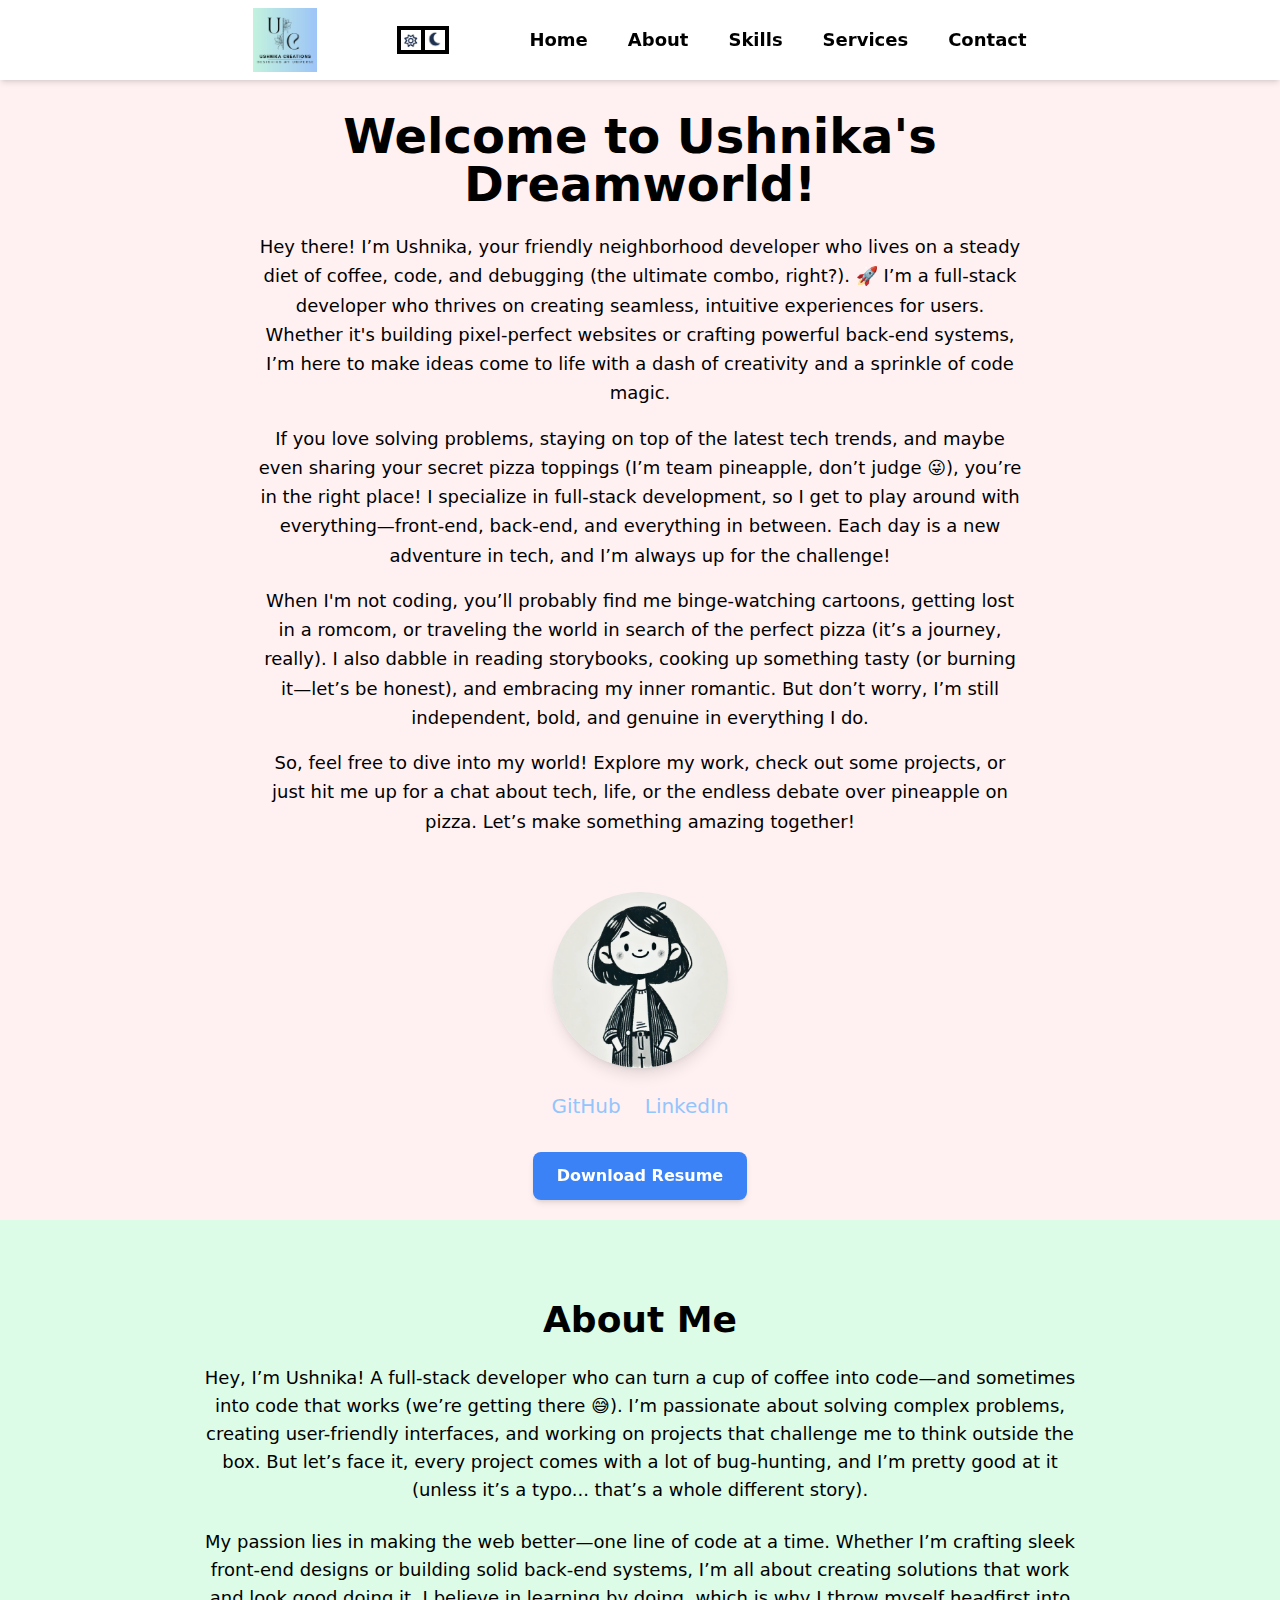
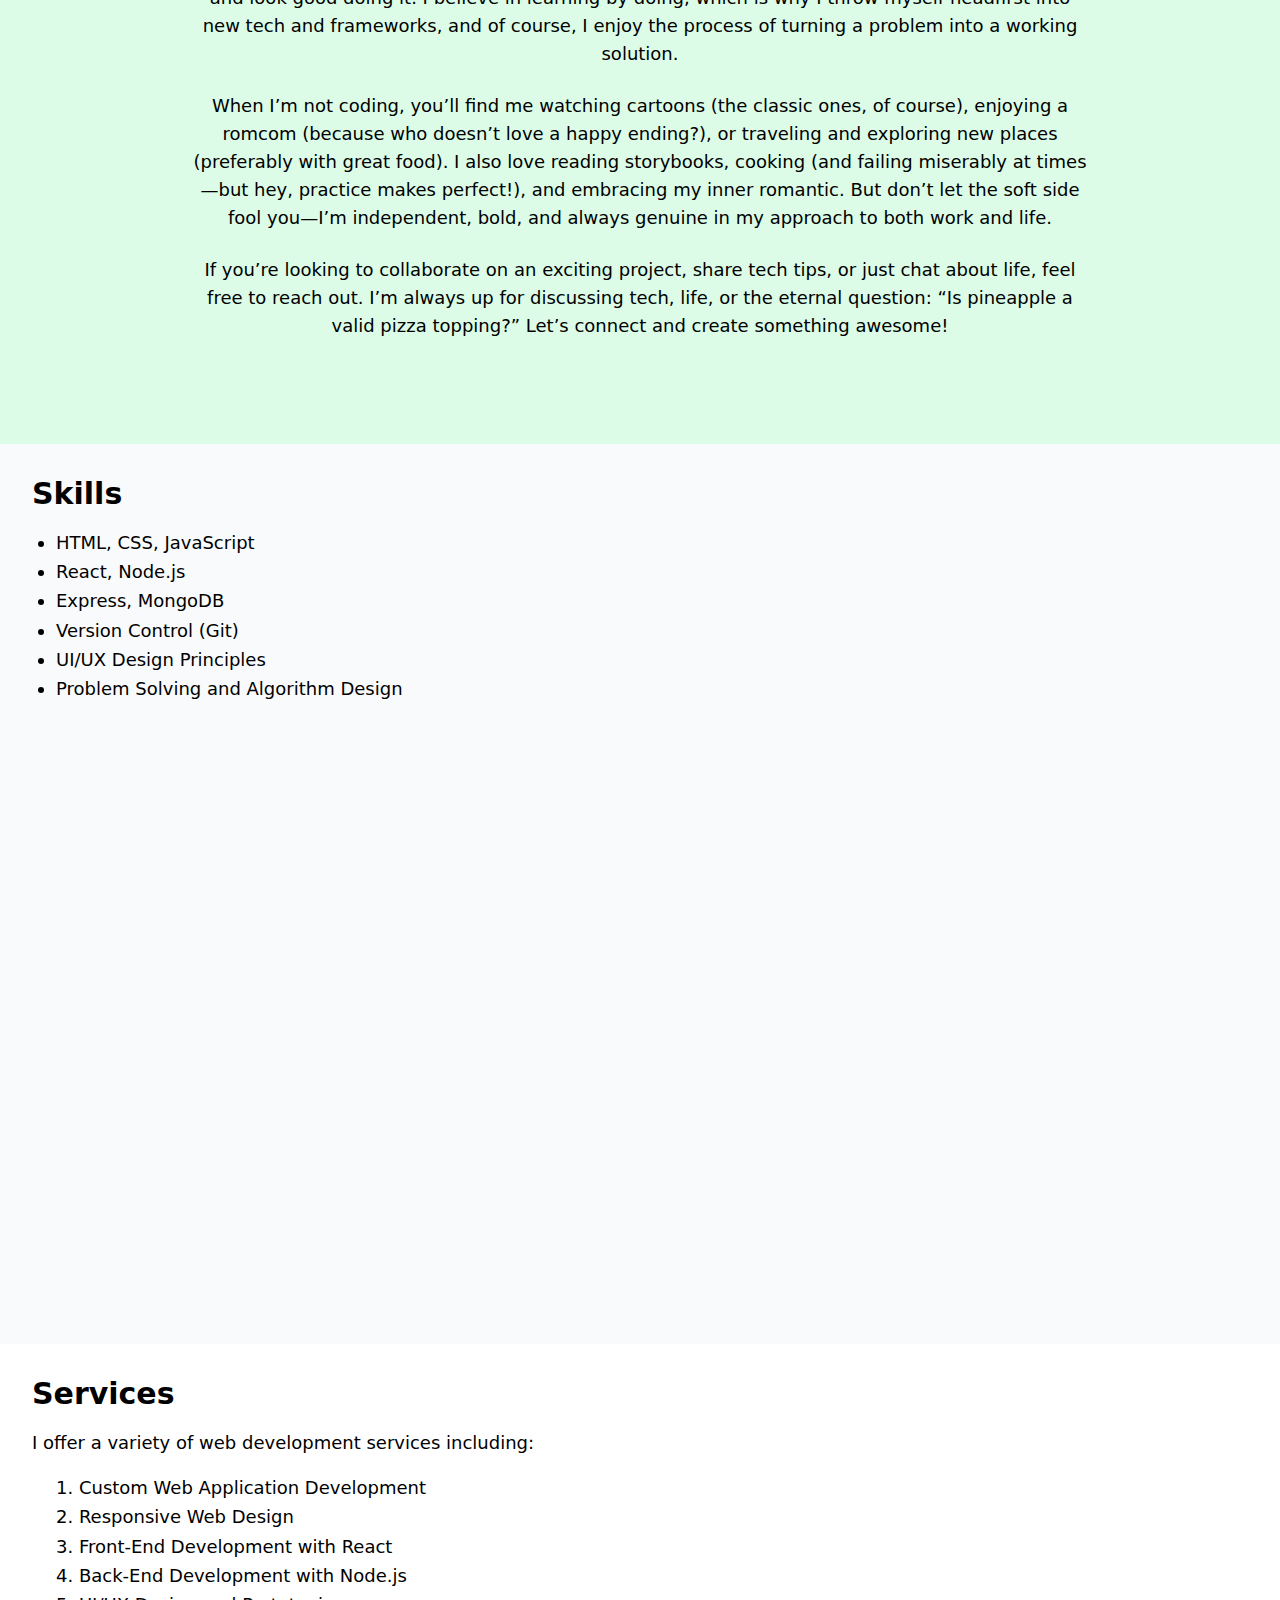
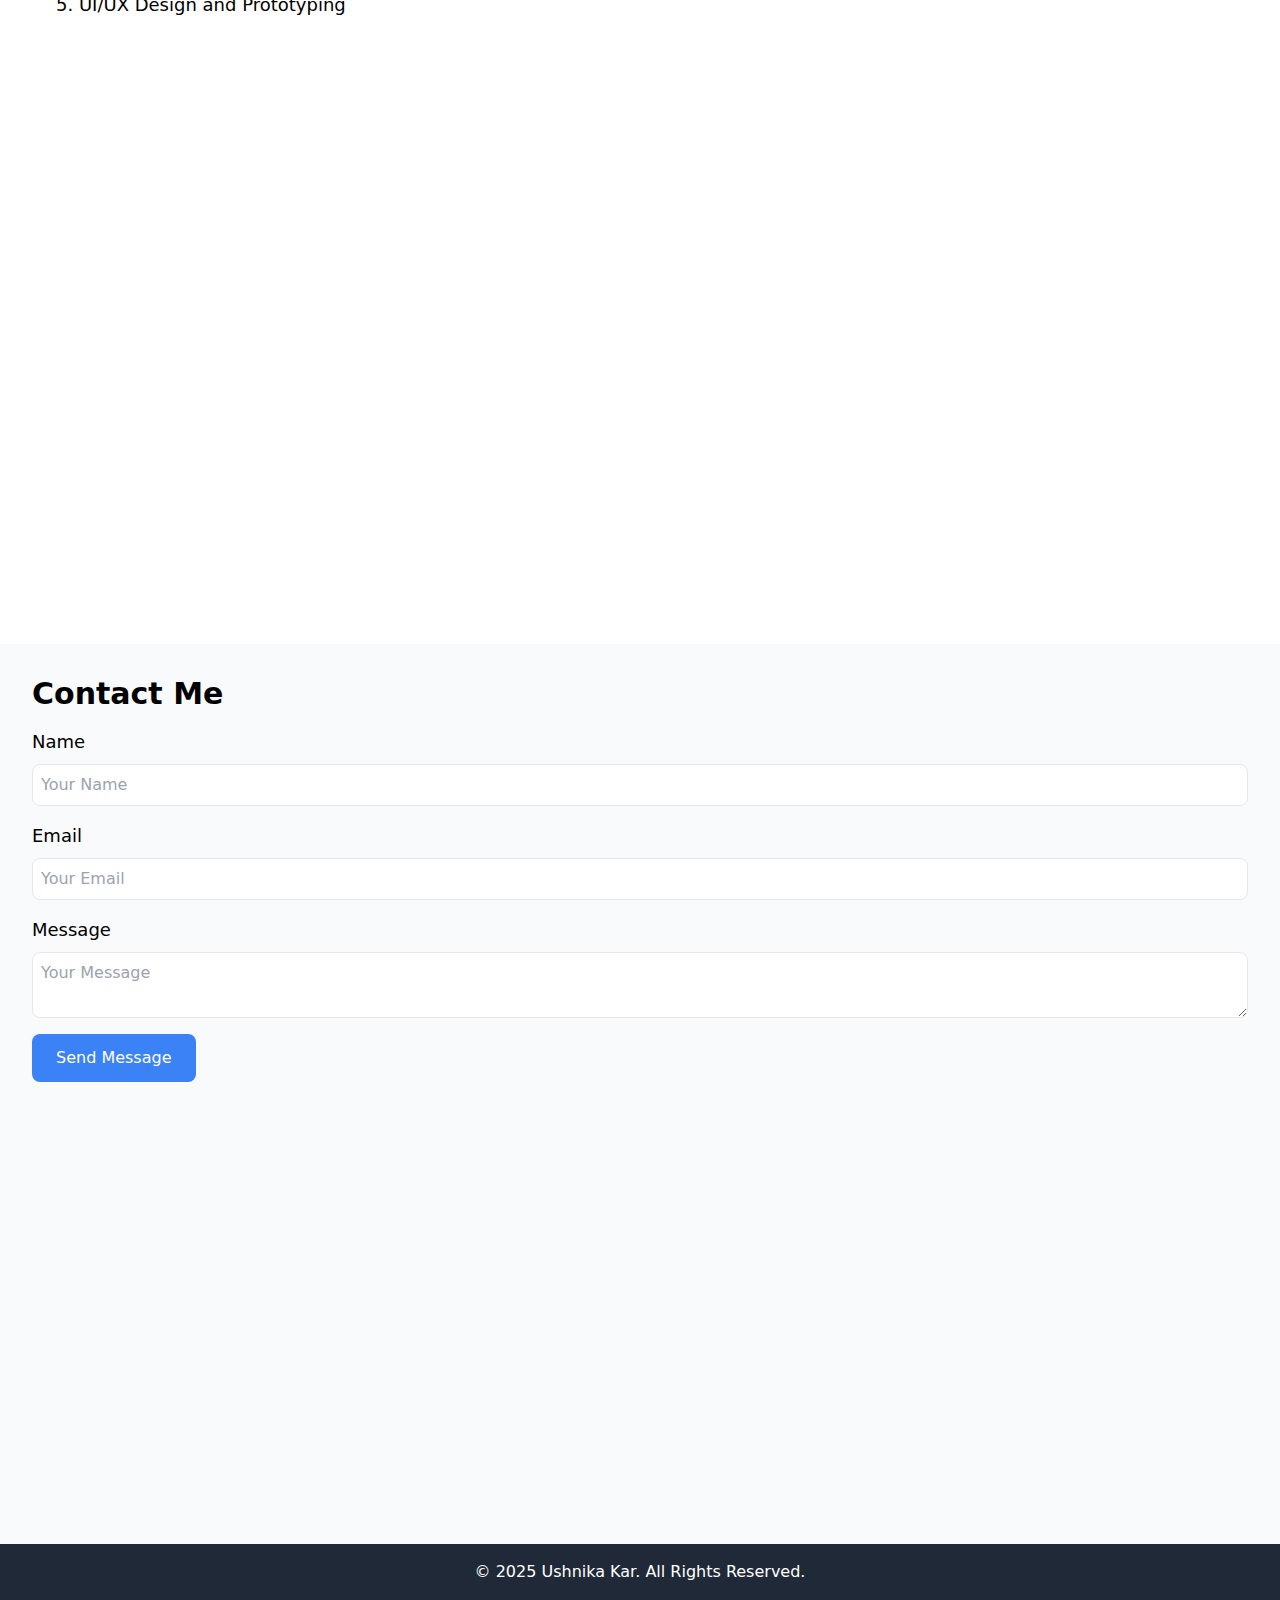
<file: index.html>
<!DOCTYPE html>
<html lang="en">
<head>
    <meta charset="UTF-8">
    <meta name="viewport" content="width=device-width, initial-scale=1.0">
    <meta name="Portfolio" author="Ushnika Kar">
    <title>Exploring Ushnika's Dreamworld</title>
    <link rel="stylesheet" href="output.css">
</head>
<body>
    <header class="bg-white shadow-md p-2 fixed w-full ">
        <nav aria-label="Primary Navigation">
            <div class="container mx-auto flex justify-center items-center">
              <!-- Logo -->
              <div class="logo flex items-center mx-10">
                    <img src="./img/logo.png" alt="personal portfolio logo" class="h-10 w-10 sm:h-14 sm:w-14 md:h-16 md:w-16">

                </div>
                
                <!-- Mode Buttons -->
                <div class="mode flex  items-center sm:mx-10 border-2 border-black">
                    <button aria-label="Enable Day Mode" class="w-6 h-6 hover:scale-110 transition-all duration-300 ease-in-out border-2 border-black">
                        <img src="./img/sun.png" alt="Day Mode" class="w-full h-full">
                    </button>
                    <button aria-label="Enable Night Mode" class="w-6 h-6 hover:scale-110 transition-all duration-300 ease-in-out border-2 border-black">
                        <img src="./img/moon.png" alt="Night Mode" class="w-full h-full">
                    </button>
                </div>
                
                
                <!-- Large Screen Menu (Hidden on small screens) -->
                <div class="hidden sm:flex sm:mx-10">
                    <ul class="flex space-x-6 sm:space-x-10">
                        <li class="menu"><a href="#home" >Home</a></li>
                        <li class="menu"><a href="#about">About</a></li>
                        <li class="menu"><a href="#skills">Skills</a></li>
                        <li class="menu"><a href="#services">Services</a></li>
                        <li class="menu"><a href="#contact">Contact</a></li>
                    </ul>
                </div>
    
                <!-- Hamburger Icon (Visible only on small screens) -->
                <label for="menu-toggle" class="sm:hidden flex items-center p-2 text-black cursor-pointer">
                    <img src="./img/menu-icon.png" alt="Menu" class="h-8 w-8 mx-10" >
                </label>
    
                <!-- Hidden Checkbox -->
                <input type="checkbox" id="menu-toggle" class="hidden peer sm:hidden" />

    
                <!-- Mobile Menu -->
                <div id="mobile-menu" class="hidden peer-checked:flex sm:peer-checked:hidden flex-col items-center absolute top-16 left-0 w-full bg-white shadow-md py-4">

                    <ul class="w-fit ">
                        <li class="menu ">
                            <a href="#home">Home</a>
                        </li>
                        <li class="menu">
                            <a href="#about">About</a>
                        </li>
                        <li class="menu">
                            <a href="#skills">Skills</a>
                        </li>
                        <li class="menu">
                            <a href="#services">Services</a>
                        </li>
                        <li class="menu">
                            <a href="#contact">Contact</a>
                        </li>
                    </ul>
                </div>
            </div>
        </nav>
    </header>
    
    <main>
        <section id="home" class="flex flex-col justify-center items-center min-h-[100dvh] pt-24 pb-5 bg-rose-50">
            <!-- Welcome Message -->
            <div class="text-center m-4 max-w-3xl opacity-100 animate-fadeIn delay-150">
                <h1 class="text-5xl font-bold mb-6 text-shadow-lg animate-slideUp">Welcome to Ushnika's Dreamworld!</h1>
                <p class="text-lg leading-relaxed mb-4 animate-fadeInUp">
                    Hey there! I’m Ushnika, your friendly neighborhood developer who lives on a steady diet of coffee, code, and debugging (the ultimate combo, right?). 🚀 I’m a full-stack developer who thrives on creating seamless, intuitive experiences for users. Whether it's building pixel-perfect websites or crafting powerful back-end systems, I’m here to make ideas come to life with a dash of creativity and a sprinkle of code magic.
                </p>
                <p class="text-lg leading-relaxed mb-4 animate-fadeInUp">
                    If you love solving problems, staying on top of the latest tech trends, and maybe even sharing your secret pizza toppings (I’m team pineapple, don’t judge 😜), you’re in the right place! I specialize in full-stack development, so I get to play around with everything—front-end, back-end, and everything in between. Each day is a new adventure in tech, and I’m always up for the challenge!
                </p>
                <p class="text-lg leading-relaxed mb-4 animate-fadeInUp">
                    When I'm not coding, you’ll probably find me binge-watching cartoons, getting lost in a romcom, or traveling the world in search of the perfect pizza (it’s a journey, really). I also dabble in reading storybooks, cooking up something tasty (or burning it—let’s be honest), and embracing my inner romantic. But don’t worry, I’m still independent, bold, and genuine in everything I do.
                </p>
                <p class="text-lg leading-relaxed mb-4 animate-fadeInUp">
                    So, feel free to dive into my world! Explore my work, check out some projects, or just hit me up for a chat about tech, life, or the endless debate over pineapple on pizza. Let’s make something amazing together!
                </p>
            </div>
            
            <!-- Profile Image -->
            <img src="./img/profile.png" alt="Ushnika's Profile" class="w-44 h-44 rounded-full shadow-lg my-6 animate-zoomIn">
        
            <!-- Social Links -->
            <div class="flex space-x-6 mb-8 animate-fadeInUp delay-300">
                <a href="https://github.com" target="_blank" class="text-xl font-medium text-blue-300 hover:text-blue-500 transition-colors duration-300">GitHub</a>
                <a href="https://linkedin.com" target="_blank" class="text-xl font-medium text-blue-300 hover:text-blue-500 transition-colors duration-300">LinkedIn</a>
            </div>
        
            <!-- Resume Button -->
            <button class="btn bg-blue-600 text-white px-6 py-3 rounded-lg hover:bg-blue-700 transition-all duration-300 ease-in-out transform hover:scale-105">
                Download Resume
            </button>
        </section>
        
        
        
    <!-- About Section -->
    <section id="about" class="bg-green-100 py-20">
        <div class="max-w-4xl mx-auto text-center">
            <h2 class="text-4xl font-bold mb-6 text-shadow-lg animate-fadeIn">About Me</h2>
            <p class="text-lg mb-6 animate-fadeInUp">
                Hey, I’m Ushnika! A full-stack developer who can turn a cup of coffee into code—and sometimes into code that works (we’re getting there 😅). I’m passionate about solving complex problems, creating user-friendly interfaces, and working on projects that challenge me to think outside the box. But let’s face it, every project comes with a lot of bug-hunting, and I’m pretty good at it (unless it’s a typo... that’s a whole different story).
            </p>
            <p class="text-lg mb-6 animate-fadeInUp">
                My passion lies in making the web better—one line of code at a time. Whether I’m crafting sleek front-end designs or building solid back-end systems, I’m all about creating solutions that work and look good doing it. I believe in learning by doing, which is why I throw myself headfirst into new tech and frameworks, and of course, I enjoy the process of turning a problem into a working solution.
            </p>
            <p class="text-lg mb-6 animate-fadeInUp">
                When I’m not coding, you’ll find me watching cartoons (the classic ones, of course), enjoying a romcom (because who doesn’t love a happy ending?), or traveling and exploring new places (preferably with great food). I also love reading storybooks, cooking (and failing miserably at times—but hey, practice makes perfect!), and embracing my inner romantic. But don’t let the soft side fool you—I’m independent, bold, and always genuine in my approach to both work and life.
            </p>
            <p class="text-lg mb-6 animate-fadeInUp">
                If you’re looking to collaborate on an exciting project, share tech tips, or just chat about life, feel free to reach out. I’m always up for discussing tech, life, or the eternal question: “Is pineapple a valid pizza topping?” Let’s connect and create something awesome!
            </p>
        </div>
    </section>
    
    
    

    <!-- Skills Section -->
    <section id="skills" class="min-h-screen bg-gray-50 p-8">
        <h2 class="text-3xl font-semibold mb-4">Skills</h2>
        <ul class="list-disc pl-6 text-lg leading-relaxed">
            <li>HTML, CSS, JavaScript</li>
            <li>React, Node.js</li>
            <li>Express, MongoDB</li>
            <li>Version Control (Git)</li>
            <li>UI/UX Design Principles</li>
            <li>Problem Solving and Algorithm Design</li>
        </ul>
    </section>

    <!-- Services Section -->
    <section id="services" class="min-h-screen bg-white p-8">
        <h2 class="text-3xl font-semibold mb-4">Services</h2>
        <p class="text-lg leading-relaxed mb-4">
            I offer a variety of web development services including:
        </p>
        <ul class="list-inside list-decimal pl-6 text-lg leading-relaxed">
            <li>Custom Web Application Development</li>
            <li>Responsive Web Design</li>
            <li>Front-End Development with React</li>
            <li>Back-End Development with Node.js</li>
            <li>UI/UX Design and Prototyping</li>
        </ul>
    </section>

    <!-- Contact Section -->
    <section id="contact" class="min-h-screen bg-gray-50 p-8">
        <h2 class="text-3xl font-semibold mb-4">Contact Me</h2>
        <form>
            <label for="name" class="block text-lg mb-2">Name</label>
            <input type="text" id="name" class="block mb-4 p-2 w-full border rounded-lg" placeholder="Your Name">
            <label for="email" class="block text-lg mb-2">Email</label>
            <input type="email" id="email" class="block mb-4 p-2 w-full border rounded-lg" placeholder="Your Email">
            <label for="message" class="block text-lg mb-2">Message</label>
            <textarea id="message" class="block mb-4 p-2 w-full border rounded-lg" placeholder="Your Message"></textarea>
            <button type="submit" class="bg-blue-500 text-white px-6 py-3 rounded-lg hover:bg-blue-600 transition">Send Message</button>
        </form>
    </section>
</main>

<!-- Footer -->
<footer class="bg-gray-800 text-white text-center p-4">
    <p>&copy; 2025 Ushnika Kar. All Rights Reserved.</p>
</footer>
</body>
</html>
</file>
<file: output.css>
*, ::before, ::after {
  --tw-border-spacing-x: 0;
  --tw-border-spacing-y: 0;
  --tw-translate-x: 0;
  --tw-translate-y: 0;
  --tw-rotate: 0;
  --tw-skew-x: 0;
  --tw-skew-y: 0;
  --tw-scale-x: 1;
  --tw-scale-y: 1;
  --tw-pan-x:  ;
  --tw-pan-y:  ;
  --tw-pinch-zoom:  ;
  --tw-scroll-snap-strictness: proximity;
  --tw-gradient-from-position:  ;
  --tw-gradient-via-position:  ;
  --tw-gradient-to-position:  ;
  --tw-ordinal:  ;
  --tw-slashed-zero:  ;
  --tw-numeric-figure:  ;
  --tw-numeric-spacing:  ;
  --tw-numeric-fraction:  ;
  --tw-ring-inset:  ;
  --tw-ring-offset-width: 0px;
  --tw-ring-offset-color: #fff;
  --tw-ring-color: rgb(59 130 246 / 0.5);
  --tw-ring-offset-shadow: 0 0 #0000;
  --tw-ring-shadow: 0 0 #0000;
  --tw-shadow: 0 0 #0000;
  --tw-shadow-colored: 0 0 #0000;
  --tw-blur:  ;
  --tw-brightness:  ;
  --tw-contrast:  ;
  --tw-grayscale:  ;
  --tw-hue-rotate:  ;
  --tw-invert:  ;
  --tw-saturate:  ;
  --tw-sepia:  ;
  --tw-drop-shadow:  ;
  --tw-backdrop-blur:  ;
  --tw-backdrop-brightness:  ;
  --tw-backdrop-contrast:  ;
  --tw-backdrop-grayscale:  ;
  --tw-backdrop-hue-rotate:  ;
  --tw-backdrop-invert:  ;
  --tw-backdrop-opacity:  ;
  --tw-backdrop-saturate:  ;
  --tw-backdrop-sepia:  ;
  --tw-contain-size:  ;
  --tw-contain-layout:  ;
  --tw-contain-paint:  ;
  --tw-contain-style:  ;
}

::backdrop {
  --tw-border-spacing-x: 0;
  --tw-border-spacing-y: 0;
  --tw-translate-x: 0;
  --tw-translate-y: 0;
  --tw-rotate: 0;
  --tw-skew-x: 0;
  --tw-skew-y: 0;
  --tw-scale-x: 1;
  --tw-scale-y: 1;
  --tw-pan-x:  ;
  --tw-pan-y:  ;
  --tw-pinch-zoom:  ;
  --tw-scroll-snap-strictness: proximity;
  --tw-gradient-from-position:  ;
  --tw-gradient-via-position:  ;
  --tw-gradient-to-position:  ;
  --tw-ordinal:  ;
  --tw-slashed-zero:  ;
  --tw-numeric-figure:  ;
  --tw-numeric-spacing:  ;
  --tw-numeric-fraction:  ;
  --tw-ring-inset:  ;
  --tw-ring-offset-width: 0px;
  --tw-ring-offset-color: #fff;
  --tw-ring-color: rgb(59 130 246 / 0.5);
  --tw-ring-offset-shadow: 0 0 #0000;
  --tw-ring-shadow: 0 0 #0000;
  --tw-shadow: 0 0 #0000;
  --tw-shadow-colored: 0 0 #0000;
  --tw-blur:  ;
  --tw-brightness:  ;
  --tw-contrast:  ;
  --tw-grayscale:  ;
  --tw-hue-rotate:  ;
  --tw-invert:  ;
  --tw-saturate:  ;
  --tw-sepia:  ;
  --tw-drop-shadow:  ;
  --tw-backdrop-blur:  ;
  --tw-backdrop-brightness:  ;
  --tw-backdrop-contrast:  ;
  --tw-backdrop-grayscale:  ;
  --tw-backdrop-hue-rotate:  ;
  --tw-backdrop-invert:  ;
  --tw-backdrop-opacity:  ;
  --tw-backdrop-saturate:  ;
  --tw-backdrop-sepia:  ;
  --tw-contain-size:  ;
  --tw-contain-layout:  ;
  --tw-contain-paint:  ;
  --tw-contain-style:  ;
}

/*
! tailwindcss v3.4.17 | MIT License | https://tailwindcss.com
*/

/*
1. Prevent padding and border from affecting element width. (https://github.com/mozdevs/cssremedy/issues/4)
2. Allow adding a border to an element by just adding a border-width. (https://github.com/tailwindcss/tailwindcss/pull/116)
*/

*,
::before,
::after {
  box-sizing: border-box;
  /* 1 */
  border-width: 0;
  /* 2 */
  border-style: solid;
  /* 2 */
  border-color: #e5e7eb;
  /* 2 */
}

::before,
::after {
  --tw-content: '';
}

/*
1. Use a consistent sensible line-height in all browsers.
2. Prevent adjustments of font size after orientation changes in iOS.
3. Use a more readable tab size.
4. Use the user's configured `sans` font-family by default.
5. Use the user's configured `sans` font-feature-settings by default.
6. Use the user's configured `sans` font-variation-settings by default.
7. Disable tap highlights on iOS
*/

html,
:host {
  line-height: 1.5;
  /* 1 */
  -webkit-text-size-adjust: 100%;
  /* 2 */
  -moz-tab-size: 4;
  /* 3 */
  -o-tab-size: 4;
     tab-size: 4;
  /* 3 */
  font-family: ui-sans-serif, system-ui, sans-serif, "Apple Color Emoji", "Segoe UI Emoji", "Segoe UI Symbol", "Noto Color Emoji";
  /* 4 */
  font-feature-settings: normal;
  /* 5 */
  font-variation-settings: normal;
  /* 6 */
  -webkit-tap-highlight-color: transparent;
  /* 7 */
}

/*
1. Remove the margin in all browsers.
2. Inherit line-height from `html` so users can set them as a class directly on the `html` element.
*/

body {
  margin: 0;
  /* 1 */
  line-height: inherit;
  /* 2 */
}

/*
1. Add the correct height in Firefox.
2. Correct the inheritance of border color in Firefox. (https://bugzilla.mozilla.org/show_bug.cgi?id=190655)
3. Ensure horizontal rules are visible by default.
*/

hr {
  height: 0;
  /* 1 */
  color: inherit;
  /* 2 */
  border-top-width: 1px;
  /* 3 */
}

/*
Add the correct text decoration in Chrome, Edge, and Safari.
*/

abbr:where([title]) {
  -webkit-text-decoration: underline dotted;
          text-decoration: underline dotted;
}

/*
Remove the default font size and weight for headings.
*/

h1,
h2,
h3,
h4,
h5,
h6 {
  font-size: inherit;
  font-weight: inherit;
}

/*
Reset links to optimize for opt-in styling instead of opt-out.
*/

a {
  color: inherit;
  text-decoration: inherit;
}

/*
Add the correct font weight in Edge and Safari.
*/

b,
strong {
  font-weight: bolder;
}

/*
1. Use the user's configured `mono` font-family by default.
2. Use the user's configured `mono` font-feature-settings by default.
3. Use the user's configured `mono` font-variation-settings by default.
4. Correct the odd `em` font sizing in all browsers.
*/

code,
kbd,
samp,
pre {
  font-family: ui-monospace, SFMono-Regular, Menlo, Monaco, Consolas, "Liberation Mono", "Courier New", monospace;
  /* 1 */
  font-feature-settings: normal;
  /* 2 */
  font-variation-settings: normal;
  /* 3 */
  font-size: 1em;
  /* 4 */
}

/*
Add the correct font size in all browsers.
*/

small {
  font-size: 80%;
}

/*
Prevent `sub` and `sup` elements from affecting the line height in all browsers.
*/

sub,
sup {
  font-size: 75%;
  line-height: 0;
  position: relative;
  vertical-align: baseline;
}

sub {
  bottom: -0.25em;
}

sup {
  top: -0.5em;
}

/*
1. Remove text indentation from table contents in Chrome and Safari. (https://bugs.chromium.org/p/chromium/issues/detail?id=999088, https://bugs.webkit.org/show_bug.cgi?id=201297)
2. Correct table border color inheritance in all Chrome and Safari. (https://bugs.chromium.org/p/chromium/issues/detail?id=935729, https://bugs.webkit.org/show_bug.cgi?id=195016)
3. Remove gaps between table borders by default.
*/

table {
  text-indent: 0;
  /* 1 */
  border-color: inherit;
  /* 2 */
  border-collapse: collapse;
  /* 3 */
}

/*
1. Change the font styles in all browsers.
2. Remove the margin in Firefox and Safari.
3. Remove default padding in all browsers.
*/

button,
input,
optgroup,
select,
textarea {
  font-family: inherit;
  /* 1 */
  font-feature-settings: inherit;
  /* 1 */
  font-variation-settings: inherit;
  /* 1 */
  font-size: 100%;
  /* 1 */
  font-weight: inherit;
  /* 1 */
  line-height: inherit;
  /* 1 */
  letter-spacing: inherit;
  /* 1 */
  color: inherit;
  /* 1 */
  margin: 0;
  /* 2 */
  padding: 0;
  /* 3 */
}

/*
Remove the inheritance of text transform in Edge and Firefox.
*/

button,
select {
  text-transform: none;
}

/*
1. Correct the inability to style clickable types in iOS and Safari.
2. Remove default button styles.
*/

button,
input:where([type='button']),
input:where([type='reset']),
input:where([type='submit']) {
  -webkit-appearance: button;
  /* 1 */
  background-color: transparent;
  /* 2 */
  background-image: none;
  /* 2 */
}

/*
Use the modern Firefox focus style for all focusable elements.
*/

:-moz-focusring {
  outline: auto;
}

/*
Remove the additional `:invalid` styles in Firefox. (https://github.com/mozilla/gecko-dev/blob/2f9eacd9d3d995c937b4251a5557d95d494c9be1/layout/style/res/forms.css#L728-L737)
*/

:-moz-ui-invalid {
  box-shadow: none;
}

/*
Add the correct vertical alignment in Chrome and Firefox.
*/

progress {
  vertical-align: baseline;
}

/*
Correct the cursor style of increment and decrement buttons in Safari.
*/

::-webkit-inner-spin-button,
::-webkit-outer-spin-button {
  height: auto;
}

/*
1. Correct the odd appearance in Chrome and Safari.
2. Correct the outline style in Safari.
*/

[type='search'] {
  -webkit-appearance: textfield;
  /* 1 */
  outline-offset: -2px;
  /* 2 */
}

/*
Remove the inner padding in Chrome and Safari on macOS.
*/

::-webkit-search-decoration {
  -webkit-appearance: none;
}

/*
1. Correct the inability to style clickable types in iOS and Safari.
2. Change font properties to `inherit` in Safari.
*/

::-webkit-file-upload-button {
  -webkit-appearance: button;
  /* 1 */
  font: inherit;
  /* 2 */
}

/*
Add the correct display in Chrome and Safari.
*/

summary {
  display: list-item;
}

/*
Removes the default spacing and border for appropriate elements.
*/

blockquote,
dl,
dd,
h1,
h2,
h3,
h4,
h5,
h6,
hr,
figure,
p,
pre {
  margin: 0;
}

fieldset {
  margin: 0;
  padding: 0;
}

legend {
  padding: 0;
}

ol,
ul,
menu {
  list-style: none;
  margin: 0;
  padding: 0;
}

/*
Reset default styling for dialogs.
*/

dialog {
  padding: 0;
}

/*
Prevent resizing textareas horizontally by default.
*/

textarea {
  resize: vertical;
}

/*
1. Reset the default placeholder opacity in Firefox. (https://github.com/tailwindlabs/tailwindcss/issues/3300)
2. Set the default placeholder color to the user's configured gray 400 color.
*/

input::-moz-placeholder, textarea::-moz-placeholder {
  opacity: 1;
  /* 1 */
  color: #9ca3af;
  /* 2 */
}

input::placeholder,
textarea::placeholder {
  opacity: 1;
  /* 1 */
  color: #9ca3af;
  /* 2 */
}

/*
Set the default cursor for buttons.
*/

button,
[role="button"] {
  cursor: pointer;
}

/*
Make sure disabled buttons don't get the pointer cursor.
*/

:disabled {
  cursor: default;
}

/*
1. Make replaced elements `display: block` by default. (https://github.com/mozdevs/cssremedy/issues/14)
2. Add `vertical-align: middle` to align replaced elements more sensibly by default. (https://github.com/jensimmons/cssremedy/issues/14#issuecomment-634934210)
   This can trigger a poorly considered lint error in some tools but is included by design.
*/

img,
svg,
video,
canvas,
audio,
iframe,
embed,
object {
  display: block;
  /* 1 */
  vertical-align: middle;
  /* 2 */
}

/*
Constrain images and videos to the parent width and preserve their intrinsic aspect ratio. (https://github.com/mozdevs/cssremedy/issues/14)
*/

img,
video {
  max-width: 100%;
  height: auto;
}

/* Make elements with the HTML hidden attribute stay hidden by default */

[hidden]:where(:not([hidden="until-found"])) {
  display: none;
}

.container {
  width: 100%;
}

@media (min-width: 640px) {
  .container {
    max-width: 640px;
  }
}

@media (min-width: 768px) {
  .container {
    max-width: 768px;
  }
}

@media (min-width: 1024px) {
  .container {
    max-width: 1024px;
  }
}

@media (min-width: 1280px) {
  .container {
    max-width: 1280px;
  }
}

@media (min-width: 1536px) {
  .container {
    max-width: 1536px;
  }
}

.fixed {
  position: fixed;
}

.absolute {
  position: absolute;
}

.left-0 {
  left: 0px;
}

.top-16 {
  top: 4rem;
}

.m-4 {
  margin: 1rem;
}

.mx-10 {
  margin-left: 2.5rem;
  margin-right: 2.5rem;
}

.mx-auto {
  margin-left: auto;
  margin-right: auto;
}

.my-6 {
  margin-top: 1.5rem;
  margin-bottom: 1.5rem;
}

.mb-2 {
  margin-bottom: 0.5rem;
}

.mb-4 {
  margin-bottom: 1rem;
}

.mb-6 {
  margin-bottom: 1.5rem;
}

.mb-8 {
  margin-bottom: 2rem;
}

.mt-4 {
  margin-top: 1rem;
}

.block {
  display: block;
}

.flex {
  display: flex;
}

.hidden {
  display: none;
}

.h-10 {
  height: 2.5rem;
}

.h-44 {
  height: 11rem;
}

.h-6 {
  height: 1.5rem;
}

.h-8 {
  height: 2rem;
}

.h-full {
  height: 100%;
}

.min-h-\[100dvh\] {
  min-height: 100dvh;
}

.min-h-screen {
  min-height: 100vh;
}

.w-10 {
  width: 2.5rem;
}

.w-44 {
  width: 11rem;
}

.w-6 {
  width: 1.5rem;
}

.w-8 {
  width: 2rem;
}

.w-fit {
  width: -moz-fit-content;
  width: fit-content;
}

.w-full {
  width: 100%;
}

.max-w-3xl {
  max-width: 48rem;
}

.max-w-4xl {
  max-width: 56rem;
}

.grow {
  flex-grow: 1;
}

.transform {
  transform: translate(var(--tw-translate-x), var(--tw-translate-y)) rotate(var(--tw-rotate)) skewX(var(--tw-skew-x)) skewY(var(--tw-skew-y)) scaleX(var(--tw-scale-x)) scaleY(var(--tw-scale-y));
}

.cursor-pointer {
  cursor: pointer;
}

.list-inside {
  list-style-position: inside;
}

.list-decimal {
  list-style-type: decimal;
}

.list-disc {
  list-style-type: disc;
}

.flex-col {
  flex-direction: column;
}

.items-center {
  align-items: center;
}

.justify-center {
  justify-content: center;
}

.space-x-6 > :not([hidden]) ~ :not([hidden]) {
  --tw-space-x-reverse: 0;
  margin-right: calc(1.5rem * var(--tw-space-x-reverse));
  margin-left: calc(1.5rem * calc(1 - var(--tw-space-x-reverse)));
}

.rounded-full {
  border-radius: 9999px;
}

.rounded-lg {
  border-radius: 0.5rem;
}

.border {
  border-width: 1px;
}

.border-2 {
  border-width: 2px;
}

.border-black {
  --tw-border-opacity: 1;
  border-color: rgb(0 0 0 / var(--tw-border-opacity, 1));
}

.bg-blue-500 {
  --tw-bg-opacity: 1;
  background-color: rgb(59 130 246 / var(--tw-bg-opacity, 1));
}

.bg-blue-600 {
  --tw-bg-opacity: 1;
  background-color: rgb(37 99 235 / var(--tw-bg-opacity, 1));
}

.bg-gray-50 {
  --tw-bg-opacity: 1;
  background-color: rgb(249 250 251 / var(--tw-bg-opacity, 1));
}

.bg-gray-800 {
  --tw-bg-opacity: 1;
  background-color: rgb(31 41 55 / var(--tw-bg-opacity, 1));
}

.bg-white {
  --tw-bg-opacity: 1;
  background-color: rgb(255 255 255 / var(--tw-bg-opacity, 1));
}

.bg-slate-200 {
  --tw-bg-opacity: 1;
  background-color: rgb(226 232 240 / var(--tw-bg-opacity, 1));
}

.bg-red-300 {
  --tw-bg-opacity: 1;
  background-color: rgb(252 165 165 / var(--tw-bg-opacity, 1));
}

.bg-red-100 {
  --tw-bg-opacity: 1;
  background-color: rgb(254 226 226 / var(--tw-bg-opacity, 1));
}

.bg-lime-900 {
  --tw-bg-opacity: 1;
  background-color: rgb(54 83 20 / var(--tw-bg-opacity, 1));
}

.bg-\[\#f0f4f8\] {
  --tw-bg-opacity: 1;
  background-color: rgb(240 244 248 / var(--tw-bg-opacity, 1));
}

.bg-rose-50 {
  --tw-bg-opacity: 1;
  background-color: rgb(255 241 242 / var(--tw-bg-opacity, 1));
}

.bg-rose-100 {
  --tw-bg-opacity: 1;
  background-color: rgb(255 228 230 / var(--tw-bg-opacity, 1));
}

.bg-green-800 {
  --tw-bg-opacity: 1;
  background-color: rgb(22 101 52 / var(--tw-bg-opacity, 1));
}

.bg-green-100 {
  --tw-bg-opacity: 1;
  background-color: rgb(220 252 231 / var(--tw-bg-opacity, 1));
}

.bg-gradient-to-r {
  background-image: linear-gradient(to right, var(--tw-gradient-stops));
}

.from-blue-600 {
  --tw-gradient-from: #2563eb var(--tw-gradient-from-position);
  --tw-gradient-to: rgb(37 99 235 / 0) var(--tw-gradient-to-position);
  --tw-gradient-stops: var(--tw-gradient-from), var(--tw-gradient-to);
}

.from-blue-400 {
  --tw-gradient-from: #60a5fa var(--tw-gradient-from-position);
  --tw-gradient-to: rgb(96 165 250 / 0) var(--tw-gradient-to-position);
  --tw-gradient-stops: var(--tw-gradient-from), var(--tw-gradient-to);
}

.from-violet-400 {
  --tw-gradient-from: #a78bfa var(--tw-gradient-from-position);
  --tw-gradient-to: rgb(167 139 250 / 0) var(--tw-gradient-to-position);
  --tw-gradient-stops: var(--tw-gradient-from), var(--tw-gradient-to);
}

.from-blue-500 {
  --tw-gradient-from: #3b82f6 var(--tw-gradient-from-position);
  --tw-gradient-to: rgb(59 130 246 / 0) var(--tw-gradient-to-position);
  --tw-gradient-stops: var(--tw-gradient-from), var(--tw-gradient-to);
}

.from-teal-400 {
  --tw-gradient-from: #2dd4bf var(--tw-gradient-from-position);
  --tw-gradient-to: rgb(45 212 191 / 0) var(--tw-gradient-to-position);
  --tw-gradient-stops: var(--tw-gradient-from), var(--tw-gradient-to);
}

.from-pink-400 {
  --tw-gradient-from: #f472b6 var(--tw-gradient-from-position);
  --tw-gradient-to: rgb(244 114 182 / 0) var(--tw-gradient-to-position);
  --tw-gradient-stops: var(--tw-gradient-from), var(--tw-gradient-to);
}

.from-pink-200 {
  --tw-gradient-from: #fbcfe8 var(--tw-gradient-from-position);
  --tw-gradient-to: rgb(251 207 232 / 0) var(--tw-gradient-to-position);
  --tw-gradient-stops: var(--tw-gradient-from), var(--tw-gradient-to);
}

.from-pink-300 {
  --tw-gradient-from: #f9a8d4 var(--tw-gradient-from-position);
  --tw-gradient-to: rgb(249 168 212 / 0) var(--tw-gradient-to-position);
  --tw-gradient-stops: var(--tw-gradient-from), var(--tw-gradient-to);
}

.from-purple-600 {
  --tw-gradient-from: #9333ea var(--tw-gradient-from-position);
  --tw-gradient-to: rgb(147 51 234 / 0) var(--tw-gradient-to-position);
  --tw-gradient-stops: var(--tw-gradient-from), var(--tw-gradient-to);
}

.from-purple-300 {
  --tw-gradient-from: #d8b4fe var(--tw-gradient-from-position);
  --tw-gradient-to: rgb(216 180 254 / 0) var(--tw-gradient-to-position);
  --tw-gradient-stops: var(--tw-gradient-from), var(--tw-gradient-to);
}

.from-purple-400 {
  --tw-gradient-from: #c084fc var(--tw-gradient-from-position);
  --tw-gradient-to: rgb(192 132 252 / 0) var(--tw-gradient-to-position);
  --tw-gradient-stops: var(--tw-gradient-from), var(--tw-gradient-to);
}

.from-blue-200 {
  --tw-gradient-from: #bfdbfe var(--tw-gradient-from-position);
  --tw-gradient-to: rgb(191 219 254 / 0) var(--tw-gradient-to-position);
  --tw-gradient-stops: var(--tw-gradient-from), var(--tw-gradient-to);
}

.from-blue-300 {
  --tw-gradient-from: #93c5fd var(--tw-gradient-from-position);
  --tw-gradient-to: rgb(147 197 253 / 0) var(--tw-gradient-to-position);
  --tw-gradient-stops: var(--tw-gradient-from), var(--tw-gradient-to);
}

.via-purple-600 {
  --tw-gradient-to: rgb(147 51 234 / 0)  var(--tw-gradient-to-position);
  --tw-gradient-stops: var(--tw-gradient-from), #9333ea var(--tw-gradient-via-position), var(--tw-gradient-to);
}

.via-red-600 {
  --tw-gradient-to: rgb(220 38 38 / 0)  var(--tw-gradient-to-position);
  --tw-gradient-stops: var(--tw-gradient-from), #dc2626 var(--tw-gradient-via-position), var(--tw-gradient-to);
}

.via-red-400 {
  --tw-gradient-to: rgb(248 113 113 / 0)  var(--tw-gradient-to-position);
  --tw-gradient-stops: var(--tw-gradient-from), #f87171 var(--tw-gradient-via-position), var(--tw-gradient-to);
}

.via-pink-400 {
  --tw-gradient-to: rgb(244 114 182 / 0)  var(--tw-gradient-to-position);
  --tw-gradient-stops: var(--tw-gradient-from), #f472b6 var(--tw-gradient-via-position), var(--tw-gradient-to);
}

.via-purple-400 {
  --tw-gradient-to: rgb(192 132 252 / 0)  var(--tw-gradient-to-position);
  --tw-gradient-stops: var(--tw-gradient-from), #c084fc var(--tw-gradient-via-position), var(--tw-gradient-to);
}

.via-pink-500 {
  --tw-gradient-to: rgb(236 72 153 / 0)  var(--tw-gradient-to-position);
  --tw-gradient-stops: var(--tw-gradient-from), #ec4899 var(--tw-gradient-via-position), var(--tw-gradient-to);
}

.via-purple-700 {
  --tw-gradient-to: rgb(126 34 206 / 0)  var(--tw-gradient-to-position);
  --tw-gradient-stops: var(--tw-gradient-from), #7e22ce var(--tw-gradient-via-position), var(--tw-gradient-to);
}

.via-indigo-500 {
  --tw-gradient-to: rgb(99 102 241 / 0)  var(--tw-gradient-to-position);
  --tw-gradient-stops: var(--tw-gradient-from), #6366f1 var(--tw-gradient-via-position), var(--tw-gradient-to);
}

.via-pink-300 {
  --tw-gradient-to: rgb(249 168 212 / 0)  var(--tw-gradient-to-position);
  --tw-gradient-stops: var(--tw-gradient-from), #f9a8d4 var(--tw-gradient-via-position), var(--tw-gradient-to);
}

.via-purple-500 {
  --tw-gradient-to: rgb(168 85 247 / 0)  var(--tw-gradient-to-position);
  --tw-gradient-stops: var(--tw-gradient-from), #a855f7 var(--tw-gradient-via-position), var(--tw-gradient-to);
}

.via-purple-300 {
  --tw-gradient-to: rgb(216 180 254 / 0)  var(--tw-gradient-to-position);
  --tw-gradient-stops: var(--tw-gradient-from), #d8b4fe var(--tw-gradient-via-position), var(--tw-gradient-to);
}

.to-red-600 {
  --tw-gradient-to: #dc2626 var(--tw-gradient-to-position);
}

.to-red-400 {
  --tw-gradient-to: #f87171 var(--tw-gradient-to-position);
}

.to-green-400 {
  --tw-gradient-to: #4ade80 var(--tw-gradient-to-position);
}

.to-purple-400 {
  --tw-gradient-to: #c084fc var(--tw-gradient-to-position);
}

.to-pink-400 {
  --tw-gradient-to: #f472b6 var(--tw-gradient-to-position);
}

.to-purple-500 {
  --tw-gradient-to: #a855f7 var(--tw-gradient-to-position);
}

.to-pink-500 {
  --tw-gradient-to: #ec4899 var(--tw-gradient-to-position);
}

.to-blue-700 {
  --tw-gradient-to: #1d4ed8 var(--tw-gradient-to-position);
}

.to-blue-200 {
  --tw-gradient-to: #bfdbfe var(--tw-gradient-to-position);
}

.to-indigo-800 {
  --tw-gradient-to: #3730a3 var(--tw-gradient-to-position);
}

.to-indigo-500 {
  --tw-gradient-to: #6366f1 var(--tw-gradient-to-position);
}

.to-indigo-300 {
  --tw-gradient-to: #a5b4fc var(--tw-gradient-to-position);
}

.p-2 {
  padding: 0.5rem;
}

.p-4 {
  padding: 1rem;
}

.p-8 {
  padding: 2rem;
}

.px-6 {
  padding-left: 1.5rem;
  padding-right: 1.5rem;
}

.py-3 {
  padding-top: 0.75rem;
  padding-bottom: 0.75rem;
}

.py-4 {
  padding-top: 1rem;
  padding-bottom: 1rem;
}

.py-20 {
  padding-top: 5rem;
  padding-bottom: 5rem;
}

.pb-5 {
  padding-bottom: 1.25rem;
}

.pl-6 {
  padding-left: 1.5rem;
}

.pt-24 {
  padding-top: 6rem;
}

.text-center {
  text-align: center;
}

.text-3xl {
  font-size: 1.875rem;
  line-height: 2.25rem;
}

.text-5xl {
  font-size: 3rem;
  line-height: 1;
}

.text-lg {
  font-size: 1.125rem;
  line-height: 1.75rem;
}

.text-xl {
  font-size: 1.25rem;
  line-height: 1.75rem;
}

.text-4xl {
  font-size: 2.25rem;
  line-height: 2.5rem;
}

.font-bold {
  font-weight: 700;
}

.font-medium {
  font-weight: 500;
}

.font-semibold {
  font-weight: 600;
}

.leading-relaxed {
  line-height: 1.625;
}

.text-black {
  --tw-text-opacity: 1;
  color: rgb(0 0 0 / var(--tw-text-opacity, 1));
}

.text-blue-300 {
  --tw-text-opacity: 1;
  color: rgb(147 197 253 / var(--tw-text-opacity, 1));
}

.text-white {
  --tw-text-opacity: 1;
  color: rgb(255 255 255 / var(--tw-text-opacity, 1));
}

.opacity-100 {
  opacity: 1;
}

.shadow-lg {
  --tw-shadow: 0 10px 15px -3px rgb(0 0 0 / 0.1), 0 4px 6px -4px rgb(0 0 0 / 0.1);
  --tw-shadow-colored: 0 10px 15px -3px var(--tw-shadow-color), 0 4px 6px -4px var(--tw-shadow-color);
  box-shadow: var(--tw-ring-offset-shadow, 0 0 #0000), var(--tw-ring-shadow, 0 0 #0000), var(--tw-shadow);
}

.shadow-md {
  --tw-shadow: 0 4px 6px -1px rgb(0 0 0 / 0.1), 0 2px 4px -2px rgb(0 0 0 / 0.1);
  --tw-shadow-colored: 0 4px 6px -1px var(--tw-shadow-color), 0 2px 4px -2px var(--tw-shadow-color);
  box-shadow: var(--tw-ring-offset-shadow, 0 0 #0000), var(--tw-ring-shadow, 0 0 #0000), var(--tw-shadow);
}

.transition {
  transition-property: color, background-color, border-color, text-decoration-color, fill, stroke, opacity, box-shadow, transform, filter, -webkit-backdrop-filter;
  transition-property: color, background-color, border-color, text-decoration-color, fill, stroke, opacity, box-shadow, transform, filter, backdrop-filter;
  transition-property: color, background-color, border-color, text-decoration-color, fill, stroke, opacity, box-shadow, transform, filter, backdrop-filter, -webkit-backdrop-filter;
  transition-timing-function: cubic-bezier(0.4, 0, 0.2, 1);
  transition-duration: 150ms;
}

.transition-all {
  transition-property: all;
  transition-timing-function: cubic-bezier(0.4, 0, 0.2, 1);
  transition-duration: 150ms;
}

.transition-colors {
  transition-property: color, background-color, border-color, text-decoration-color, fill, stroke;
  transition-timing-function: cubic-bezier(0.4, 0, 0.2, 1);
  transition-duration: 150ms;
}

.delay-150 {
  transition-delay: 150ms;
}

.delay-300 {
  transition-delay: 300ms;
}

.duration-300 {
  transition-duration: 300ms;
}

.ease-in-out {
  transition-timing-function: cubic-bezier(0.4, 0, 0.2, 1);
}

.ease-out {
  transition-timing-function: cubic-bezier(0, 0, 0.2, 1);
}

.menu {
  cursor: pointer;
  font-size: 1.125rem;
  line-height: 1.75rem;
  font-weight: 600;
  transition-property: all;
  transition-timing-function: cubic-bezier(0.4, 0, 0.2, 1);
  transition-duration: 300ms;
}

.menu:hover {
  --tw-text-opacity: 1;
  color: rgb(59 130 246 / var(--tw-text-opacity, 1));
}

.btn {
  border-radius: 0.5rem;
  --tw-bg-opacity: 1;
  background-color: rgb(59 130 246 / var(--tw-bg-opacity, 1));
  padding-left: 1.5rem;
  padding-right: 1.5rem;
  padding-top: 0.75rem;
  padding-bottom: 0.75rem;
  font-weight: 600;
  --tw-text-opacity: 1;
  color: rgb(255 255 255 / var(--tw-text-opacity, 1));
  --tw-shadow: 0 4px 6px -1px rgb(0 0 0 / 0.1), 0 2px 4px -2px rgb(0 0 0 / 0.1);
  --tw-shadow-colored: 0 4px 6px -1px var(--tw-shadow-color), 0 2px 4px -2px var(--tw-shadow-color);
  box-shadow: var(--tw-ring-offset-shadow, 0 0 #0000), var(--tw-ring-shadow, 0 0 #0000), var(--tw-shadow);
  transition-property: color, background-color, border-color, text-decoration-color, fill, stroke, opacity, box-shadow, transform, filter, -webkit-backdrop-filter;
  transition-property: color, background-color, border-color, text-decoration-color, fill, stroke, opacity, box-shadow, transform, filter, backdrop-filter;
  transition-property: color, background-color, border-color, text-decoration-color, fill, stroke, opacity, box-shadow, transform, filter, backdrop-filter, -webkit-backdrop-filter;
  transition-timing-function: cubic-bezier(0.4, 0, 0.2, 1);
  transition-duration: 150ms;
}

.btn:hover {
  --tw-bg-opacity: 1;
  background-color: rgb(37 99 235 / var(--tw-bg-opacity, 1));
}

.hover\:scale-105:hover {
  --tw-scale-x: 1.05;
  --tw-scale-y: 1.05;
  transform: translate(var(--tw-translate-x), var(--tw-translate-y)) rotate(var(--tw-rotate)) skewX(var(--tw-skew-x)) skewY(var(--tw-skew-y)) scaleX(var(--tw-scale-x)) scaleY(var(--tw-scale-y));
}

.hover\:scale-110:hover {
  --tw-scale-x: 1.1;
  --tw-scale-y: 1.1;
  transform: translate(var(--tw-translate-x), var(--tw-translate-y)) rotate(var(--tw-rotate)) skewX(var(--tw-skew-x)) skewY(var(--tw-skew-y)) scaleX(var(--tw-scale-x)) scaleY(var(--tw-scale-y));
}

.hover\:bg-blue-600:hover {
  --tw-bg-opacity: 1;
  background-color: rgb(37 99 235 / var(--tw-bg-opacity, 1));
}

.hover\:bg-blue-700:hover {
  --tw-bg-opacity: 1;
  background-color: rgb(29 78 216 / var(--tw-bg-opacity, 1));
}

.hover\:text-blue-500:hover {
  --tw-text-opacity: 1;
  color: rgb(59 130 246 / var(--tw-text-opacity, 1));
}

.peer:checked ~ .peer-checked\:flex {
  display: flex;
}

@media (min-width: 640px) {
  .sm\:mx-10 {
    margin-left: 2.5rem;
    margin-right: 2.5rem;
  }

  .sm\:flex {
    display: flex;
  }

  .sm\:hidden {
    display: none;
  }

  .sm\:h-14 {
    height: 3.5rem;
  }

  .sm\:w-14 {
    width: 3.5rem;
  }

  .sm\:space-x-10 > :not([hidden]) ~ :not([hidden]) {
    --tw-space-x-reverse: 0;
    margin-right: calc(2.5rem * var(--tw-space-x-reverse));
    margin-left: calc(2.5rem * calc(1 - var(--tw-space-x-reverse)));
  }

  .peer:checked ~ .sm\:peer-checked\:hidden {
    display: none;
  }
}

@media (min-width: 768px) {
  .md\:h-16 {
    height: 4rem;
  }

  .md\:w-16 {
    width: 4rem;
  }
}
</file>
